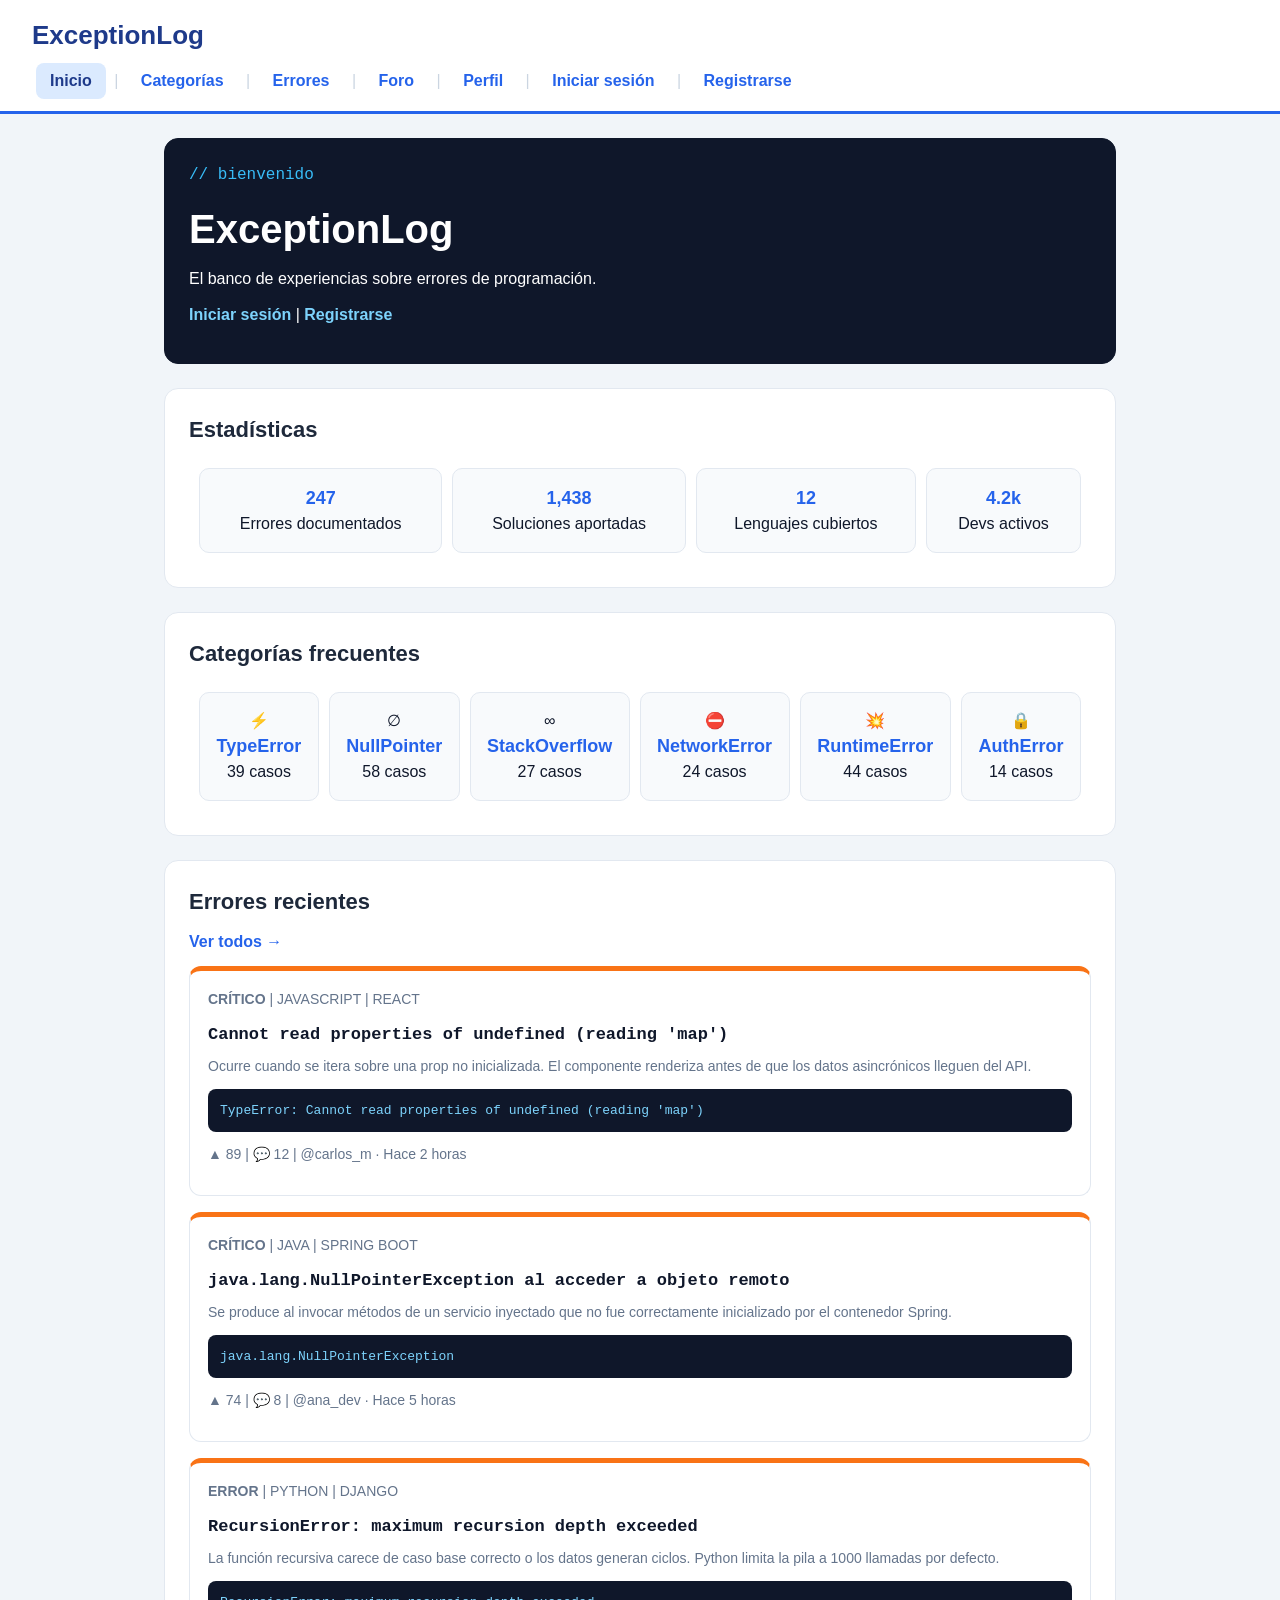
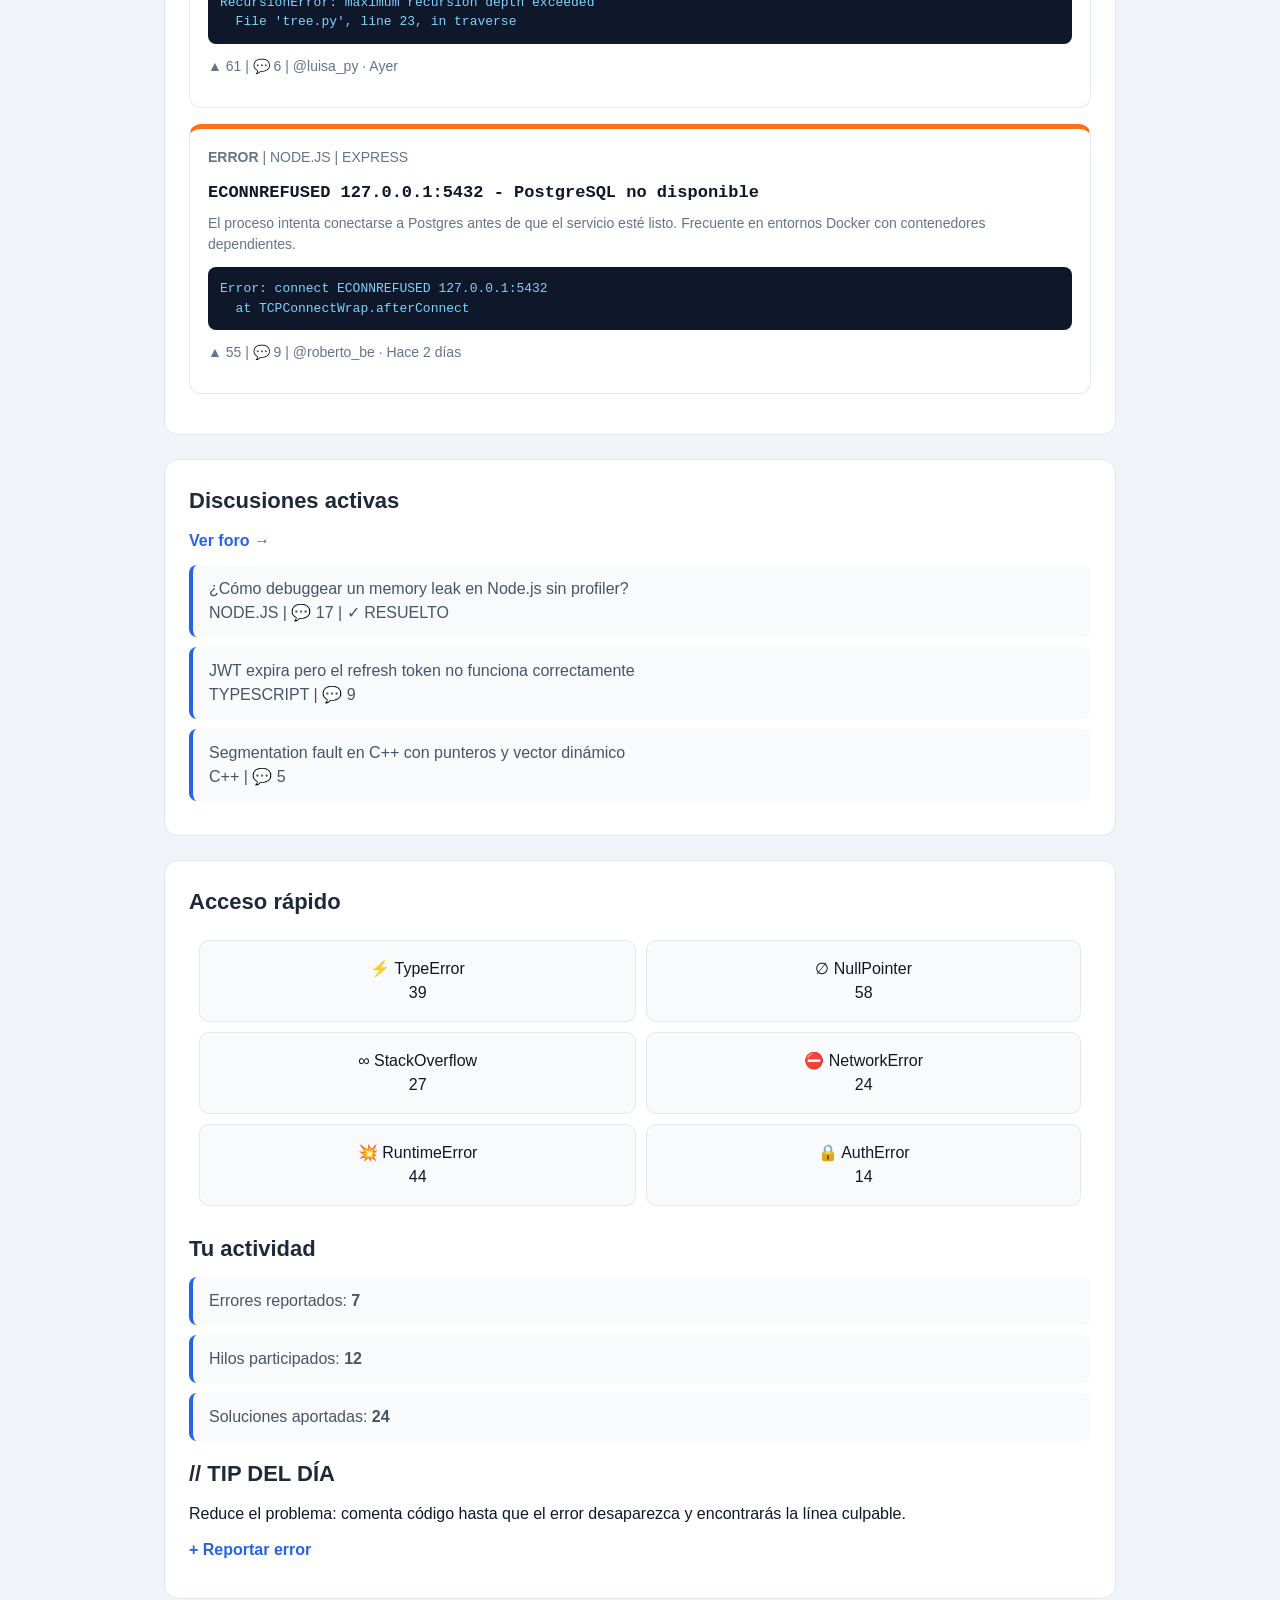
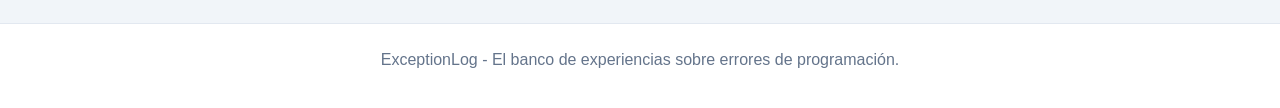
<file: index.html>
<!DOCTYPE html>
<html lang="es">
<head>
  <meta charset="UTF-8">
  <title>Inicio - ExceptionLog</title>
  <link rel="stylesheet" href="styles.css">
</head>
<body>

<header>
  <h2>ExceptionLog</h2>
  <nav>
    <a href="index.html">Inicio</a> |
    <a href="categorias.html">Categorías</a> |
    <a href="errores.html">Errores</a> |
    <a href="foro.html">Foro</a> |
    <a href="perfil.html">Perfil</a> |
    <a href="iniciar-sesion.html">Iniciar sesión</a> |
    <a href="registro.html">Registrarse</a>
  </nav>
  <hr>
</header>

<main>

  <section>
    <p>// bienvenido</p>
    <h1>ExceptionLog</h1>
    <p>El banco de experiencias sobre errores de programación.</p>
    <p><a href="iniciar-sesion.html">Iniciar sesión</a> | <a href="registro.html">Registrarse</a></p>
  </section>

  <hr>

  <section>
    <h2>Estadísticas</h2>
    <table border="1" cellpadding="10">
      <tr>
        <td><b>247</b><br>Errores documentados</td>
        <td><b>1,438</b><br>Soluciones aportadas</td>
        <td><b>12</b><br>Lenguajes cubiertos</td>
        <td><b>4.2k</b><br>Devs activos</td>
      </tr>
    </table>
  </section>

  <hr>

  <section>
    <h2>Categorías frecuentes</h2>
    <table border="1" cellpadding="10">
      <tr>
        <td>⚡ <b>TypeError</b><br>39 casos</td>
        <td>∅ <b>NullPointer</b><br>58 casos</td>
        <td>∞ <b>StackOverflow</b><br>27 casos</td>
        <td>⛔ <b>NetworkError</b><br>24 casos</td>
        <td>💥 <b>RuntimeError</b><br>44 casos</td>
        <td>🔒 <b>AuthError</b><br>14 casos</td>
      </tr>
    </table>
  </section>

  <hr>

  <section>
    <h2>Errores recientes</h2>
    <p><a href="errores.html">Ver todos →</a></p>

    <article>
      <p><b>CRÍTICO</b> | JAVASCRIPT | REACT</p>
      <h3>Cannot read properties of undefined (reading 'map')</h3>
      <p>Ocurre cuando se itera sobre una prop no inicializada. El componente renderiza antes de que los datos asincrónicos lleguen del API.</p>
      <pre>TypeError: Cannot read properties of undefined (reading 'map')</pre>
      <p>▲ 89 | 💬 12 | @carlos_m · Hace 2 horas</p>
    </article>
    <hr>

    <article>
      <p><b>CRÍTICO</b> | JAVA | SPRING BOOT</p>
      <h3>java.lang.NullPointerException al acceder a objeto remoto</h3>
      <p>Se produce al invocar métodos de un servicio inyectado que no fue correctamente inicializado por el contenedor Spring.</p>
      <pre>java.lang.NullPointerException</pre>
      <p>▲ 74 | 💬 8 | @ana_dev · Hace 5 horas</p>
    </article>
    <hr>

    <article>
      <p><b>ERROR</b> | PYTHON | DJANGO</p>
      <h3>RecursionError: maximum recursion depth exceeded</h3>
      <p>La función recursiva carece de caso base correcto o los datos generan ciclos. Python limita la pila a 1000 llamadas por defecto.</p>
      <pre>RecursionError: maximum recursion depth exceeded
  File 'tree.py', line 23, in traverse</pre>
      <p>▲ 61 | 💬 6 | @luisa_py · Ayer</p>
    </article>
    <hr>

    <article>
      <p><b>ERROR</b> | NODE.JS | EXPRESS</p>
      <h3>ECONNREFUSED 127.0.0.1:5432 - PostgreSQL no disponible</h3>
      <p>El proceso intenta conectarse a Postgres antes de que el servicio esté listo. Frecuente en entornos Docker con contenedores dependientes.</p>
      <pre>Error: connect ECONNREFUSED 127.0.0.1:5432
  at TCPConnectWrap.afterConnect</pre>
      <p>▲ 55 | 💬 9 | @roberto_be · Hace 2 días</p>
    </article>
  </section>

  <hr>

  <section>
    <h2>Discusiones activas</h2>
    <p><a href="foro.html">Ver foro →</a></p>
    <ul>
      <li>¿Cómo debuggear un memory leak en Node.js sin profiler?<br>NODE.JS | 💬 17 | ✓ RESUELTO</li>
      <li>JWT expira pero el refresh token no funciona correctamente<br>TYPESCRIPT | 💬 9</li>
      <li>Segmentation fault en C++ con punteros y vector dinámico<br>C++ | 💬 5</li>
    </ul>
  </section>

  <hr>

  <aside>
    <h2>Acceso rápido</h2>
    <table border="1" cellpadding="8">
      <tr><td>⚡ TypeError<br>39</td><td>∅ NullPointer<br>58</td></tr>
      <tr><td>∞ StackOverflow<br>27</td><td>⛔ NetworkError<br>24</td></tr>
      <tr><td>💥 RuntimeError<br>44</td><td>🔒 AuthError<br>14</td></tr>
    </table>

    <h2>Tu actividad</h2>
    <ul>
      <li>Errores reportados: <b>7</b></li>
      <li>Hilos participados: <b>12</b></li>
      <li>Soluciones aportadas: <b>24</b></li>
    </ul>

    <h2>// TIP DEL DÍA</h2>
    <p>Usa <code>console.trace()</code> para ver la pila de llamadas exacta en el momento del error.</p>

    <p><a href="errores.html"><b>+ Reportar error</b></a></p>
  </aside>

</main>

<footer>
  <hr>
  <p>ExceptionLog - El banco de experiencias sobre errores de programación.</p>
</footer>

<script src="script.js"></script>
</body>
</html>
</file>
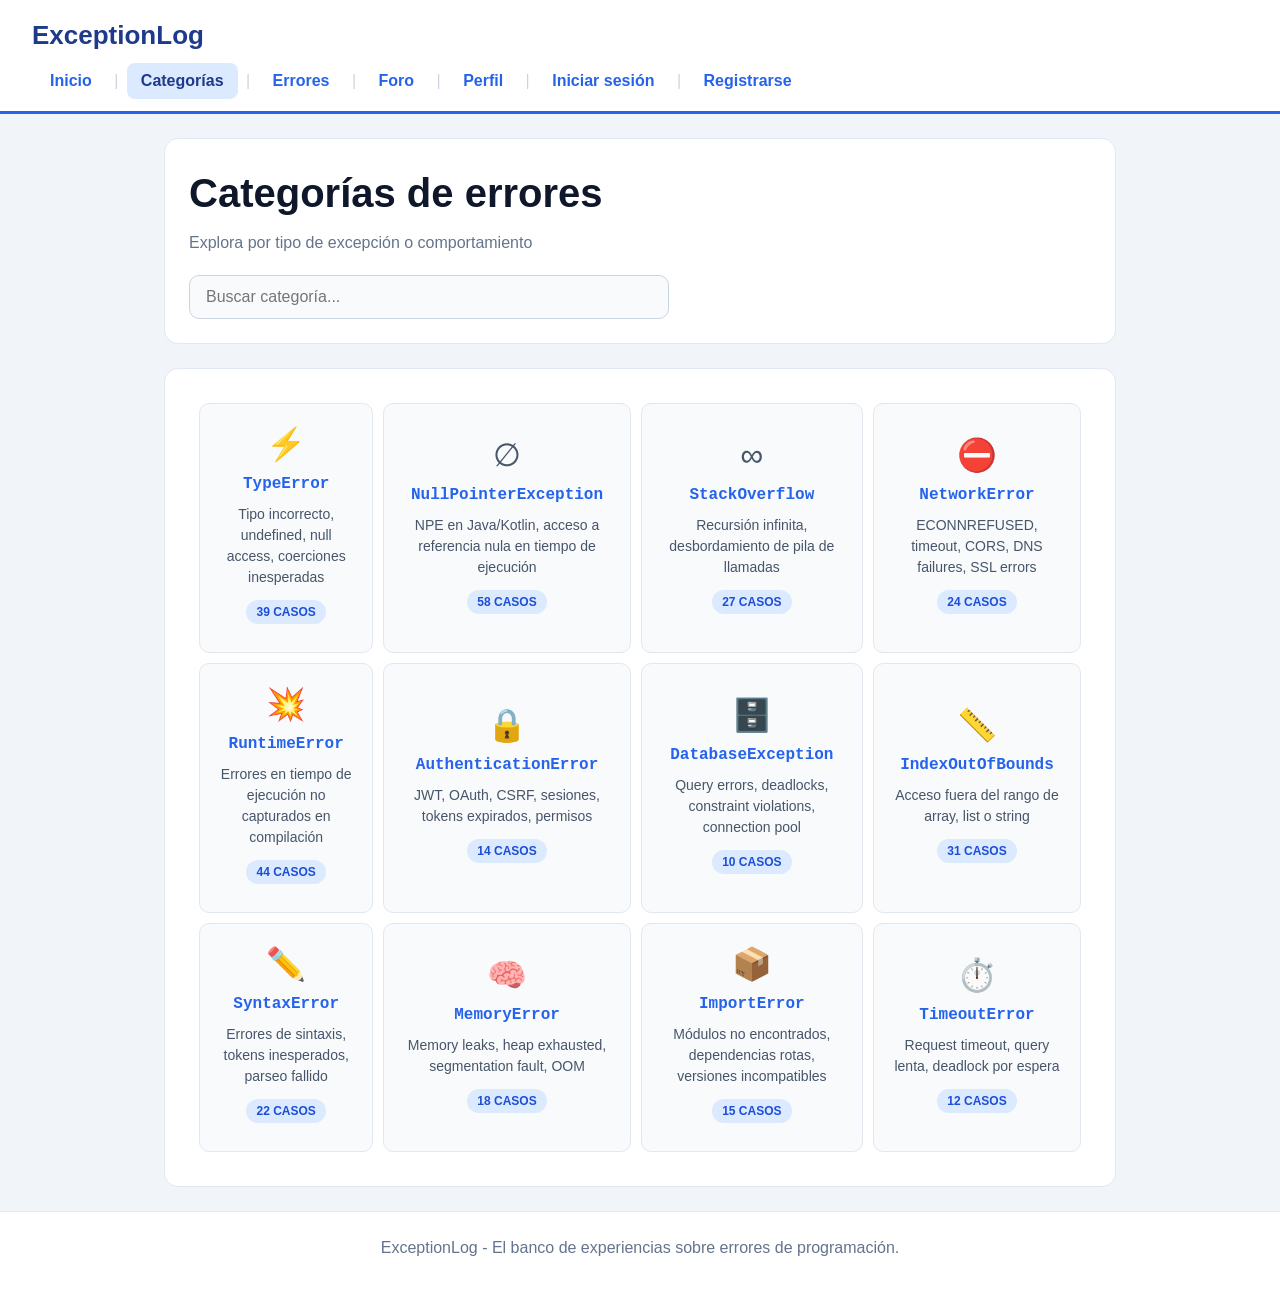
<file: categorias.html>
<!DOCTYPE html>
<html lang="es">
<head>
  <meta charset="UTF-8">
  <title>Categorías - ExceptionLog</title>
  <link rel="stylesheet" href="styles.css">
</head>
<body class="categorias">

<header>
  <h2>ExceptionLog</h2>
  <nav>
    <a href="index.html">Inicio</a> |
    <a href="categorias.html">Categorías</a> |
    <a href="errores.html">Errores</a> |
    <a href="foro.html">Foro</a> |
    <a href="perfil.html">Perfil</a> |
    <a href="iniciar-sesion.html">Iniciar sesión</a> |
    <a href="registro.html">Registrarse</a>
  </nav>
  <hr>
</header>

<main>

  <section>
    <h1>Categorías de errores</h1>
    <p>Explora por tipo de excepción o comportamiento</p>
    <input type="text" placeholder="Buscar categoría...">
  </section>

  <hr>

  <section>
    <table border="1" cellpadding="12">
      <tr>
        <td>
          <p>⚡</p>
          <h3>TypeError</h3>
          <p>Tipo incorrecto, undefined, null access, coerciones inesperadas</p>
          <p><b>39 CASOS</b></p>
        </td>
        <td>
          <p>∅</p>
          <h3>NullPointerException</h3>
          <p>NPE en Java/Kotlin, acceso a referencia nula en tiempo de ejecución</p>
          <p><b>58 CASOS</b></p>
        </td>
        <td>
          <p>∞</p>
          <h3>StackOverflow</h3>
          <p>Recursión infinita, desbordamiento de pila de llamadas</p>
          <p><b>27 CASOS</b></p>
        </td>
        <td>
          <p>⛔</p>
          <h3>NetworkError</h3>
          <p>ECONNREFUSED, timeout, CORS, DNS failures, SSL errors</p>
          <p><b>24 CASOS</b></p>
        </td>
      </tr>
      <tr>
        <td>
          <p>💥</p>
          <h3>RuntimeError</h3>
          <p>Errores en tiempo de ejecución no capturados en compilación</p>
          <p><b>44 CASOS</b></p>
        </td>
        <td>
          <p>🔒</p>
          <h3>AuthenticationError</h3>
          <p>JWT, OAuth, CSRF, sesiones, tokens expirados, permisos</p>
          <p><b>14 CASOS</b></p>
        </td>
        <td>
          <p>🗄️</p>
          <h3>DatabaseException</h3>
          <p>Query errors, deadlocks, constraint violations, connection pool</p>
          <p><b>10 CASOS</b></p>
        </td>
        <td>
          <p>📏</p>
          <h3>IndexOutOfBounds</h3>
          <p>Acceso fuera del rango de array, list o string</p>
          <p><b>31 CASOS</b></p>
        </td>
      </tr>
      <tr>
        <td>
          <p>✏️</p>
          <h3>SyntaxError</h3>
          <p>Errores de sintaxis, tokens inesperados, parseo fallido</p>
          <p><b>22 CASOS</b></p>
        </td>
        <td>
          <p>🧠</p>
          <h3>MemoryError</h3>
          <p>Memory leaks, heap exhausted, segmentation fault, OOM</p>
          <p><b>18 CASOS</b></p>
        </td>
        <td>
          <p>📦</p>
          <h3>ImportError</h3>
          <p>Módulos no encontrados, dependencias rotas, versiones incompatibles</p>
          <p><b>15 CASOS</b></p>
        </td>
        <td>
          <p>⏱️</p>
          <h3>TimeoutError</h3>
          <p>Request timeout, query lenta, deadlock por espera</p>
          <p><b>12 CASOS</b></p>
        </td>
      </tr>
    </table>
  </section>

</main>

<footer>
  <hr>
  <p>ExceptionLog - El banco de experiencias sobre errores de programación.</p>
</footer>

<script src="script.js"></script>
</body>
</html>
</file>
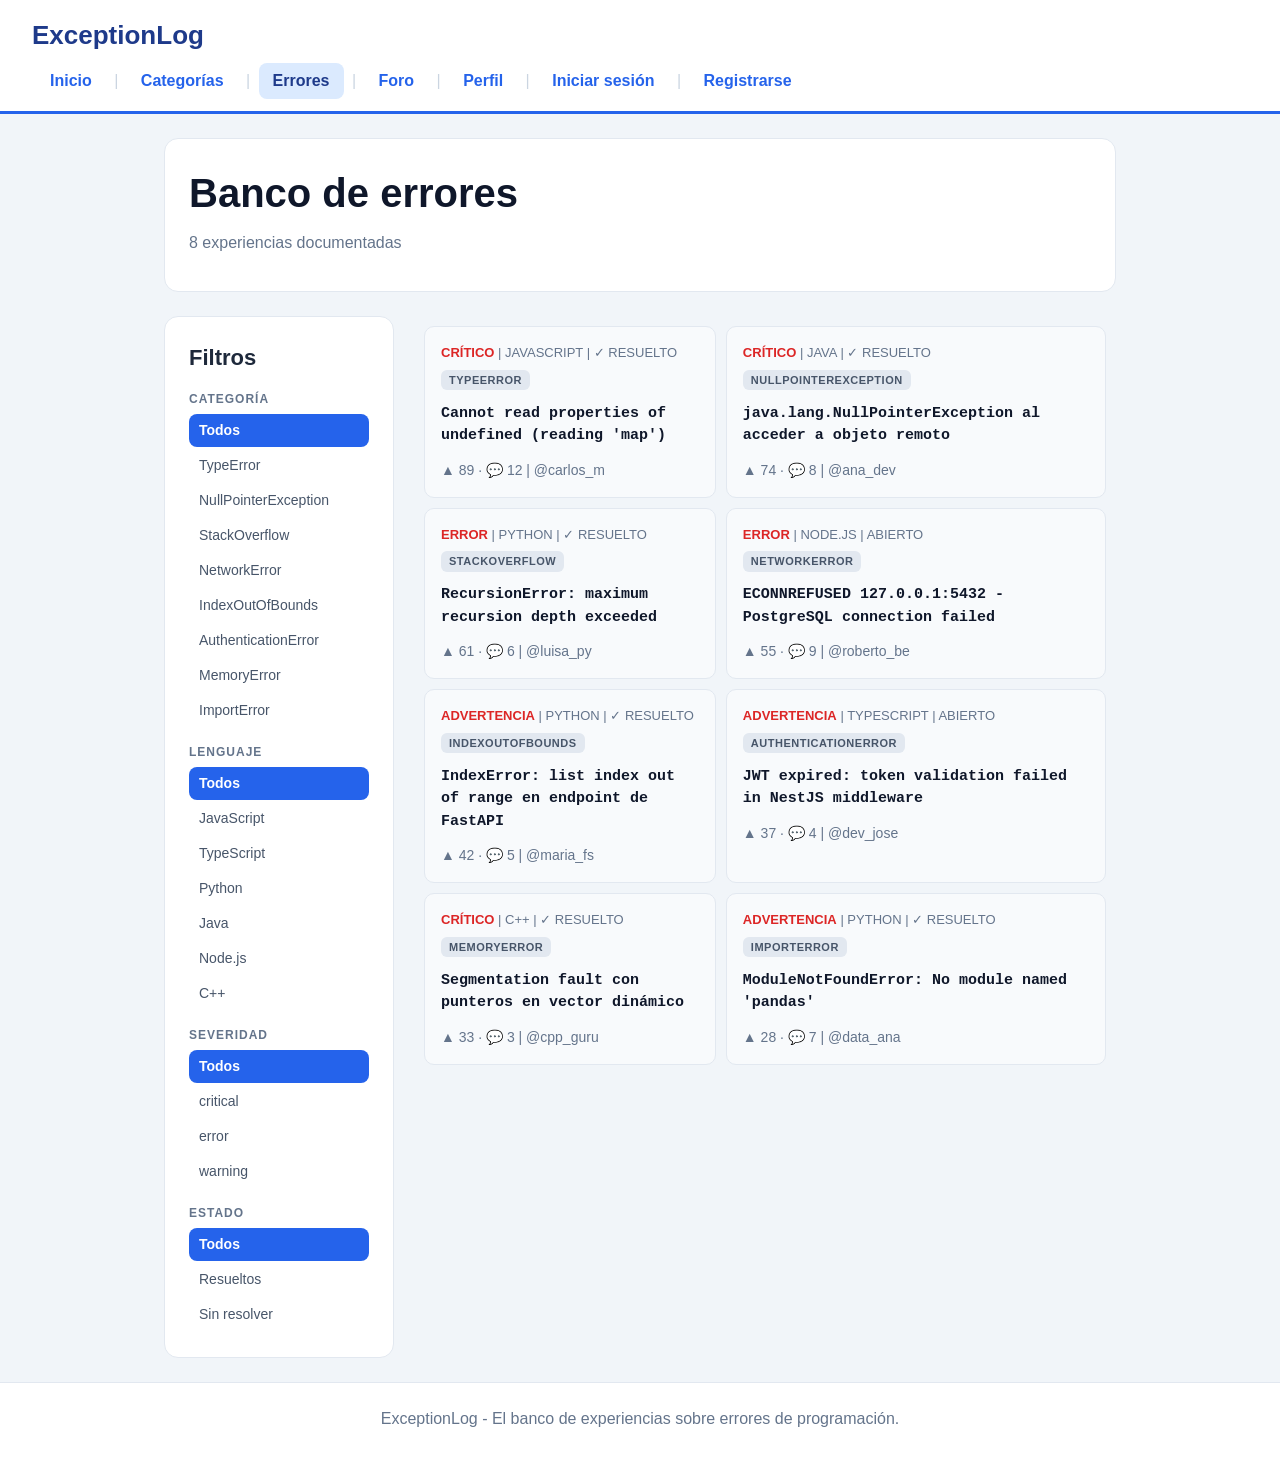
<file: errores.html>
<!DOCTYPE html>
<html lang="es">
<head>
  <meta charset="UTF-8">
  <title>Errores - ExceptionLog</title>
  <link rel="stylesheet" href="styles.css">
</head>
<body class="errores">

<header>
  <h2>ExceptionLog</h2>
  <nav>
    <a href="index.html">Inicio</a> |
    <a href="categorias.html">Categorías</a> |
    <a href="errores.html">Errores</a> |
    <a href="foro.html">Foro</a> |
    <a href="perfil.html">Perfil</a> |
    <a href="iniciar-sesion.html">Iniciar sesión</a> |
    <a href="registro.html">Registrarse</a>
  </nav>
  <hr>
</header>

<main>

  <section>
    <h1>Banco de errores</h1>
    <p>8 experiencias documentadas</p>
  </section>

  <hr>

  <table cellpadding="12">
    <tr>
      <td valign="top" width="250">
        <aside>
          <h2>Filtros</h2>
      <h3>CATEGORÍA</h3>
      <ul>
        <li>Todos</li>
        <li>TypeError</li>
        <li>NullPointerException</li>
        <li>StackOverflow</li>
        <li>NetworkError</li>
        <li>IndexOutOfBounds</li>
        <li>AuthenticationError</li>
        <li>MemoryError</li>
        <li>ImportError</li>
      </ul>
      <h3>LENGUAJE</h3>
      <ul>
        <li>Todos</li>
        <li>JavaScript</li>
        <li>TypeScript</li>
        <li>Python</li>
        <li>Java</li>
        <li>Node.js</li>
        <li>C++</li>
      </ul>
      <h3>SEVERIDAD</h3>
      <ul>
        <li>Todos</li>
        <li>critical</li>
        <li>error</li>
        <li>warning</li>
      </ul>
      <h3>ESTADO</h3>
      <ul>
        <li>Todos</li>
        <li>Resueltos</li>
        <li>Sin resolver</li>
      </ul>
        </aside>
      </td>
      <td valign="top">
        <section>
          <table border="1" cellpadding="12">
      <tr>
        <td valign="top">
          <p><b>CRÍTICO</b> | JAVASCRIPT | ✓ RESUELTO</p>
          <p><small>TYPEERROR</small></p>
          <h3>Cannot read properties of undefined (reading 'map')</h3>
          <p>▲ 89 · 💬 12 | @carlos_m</p>
        </td>
        <td valign="top">
          <p><b>CRÍTICO</b> | JAVA | ✓ RESUELTO</p>
          <p><small>NULLPOINTEREXCEPTION</small></p>
          <h3>java.lang.NullPointerException al acceder a objeto remoto</h3>
          <p>▲ 74 · 💬 8 | @ana_dev</p>
        </td>
      </tr>
      <tr>
        <td valign="top">
          <p><b>ERROR</b> | PYTHON | ✓ RESUELTO</p>
          <p><small>STACKOVERFLOW</small></p>
          <h3>RecursionError: maximum recursion depth exceeded</h3>
          <p>▲ 61 · 💬 6 | @luisa_py</p>
        </td>
        <td valign="top">
          <p><b>ERROR</b> | NODE.JS | ABIERTO</p>
          <p><small>NETWORKERROR</small></p>
          <h3>ECONNREFUSED 127.0.0.1:5432 - PostgreSQL connection failed</h3>
          <p>▲ 55 · 💬 9 | @roberto_be</p>
        </td>
      </tr>
      <tr>
        <td valign="top">
          <p><b>ADVERTENCIA</b> | PYTHON | ✓ RESUELTO</p>
          <p><small>INDEXOUTOFBOUNDS</small></p>
          <h3>IndexError: list index out of range en endpoint de FastAPI</h3>
          <p>▲ 42 · 💬 5 | @maria_fs</p>
        </td>
        <td valign="top">
          <p><b>ADVERTENCIA</b> | TYPESCRIPT | ABIERTO</p>
          <p><small>AUTHENTICATIONERROR</small></p>
          <h3>JWT expired: token validation failed in NestJS middleware</h3>
          <p>▲ 37 · 💬 4 | @dev_jose</p>
        </td>
      </tr>
      <tr>
        <td valign="top">
          <p><b>CRÍTICO</b> | C++ | ✓ RESUELTO</p>
          <p><small>MEMORYERROR</small></p>
          <h3>Segmentation fault con punteros en vector dinámico</h3>
          <p>▲ 33 · 💬 3 | @cpp_guru</p>
        </td>
        <td valign="top">
          <p><b>ADVERTENCIA</b> | PYTHON | ✓ RESUELTO</p>
          <p><small>IMPORTERROR</small></p>
          <h3>ModuleNotFoundError: No module named 'pandas'</h3>
          <p>▲ 28 · 💬 7 | @data_ana</p>
        </td>
      </tr>
          </table>
        </section>
      </td>
    </tr>
  </table>

</main>

<footer>
  <hr>
  <p>ExceptionLog - El banco de experiencias sobre errores de programación.</p>
</footer>

<script src="script.js"></script>
</body>
</html>
</file>
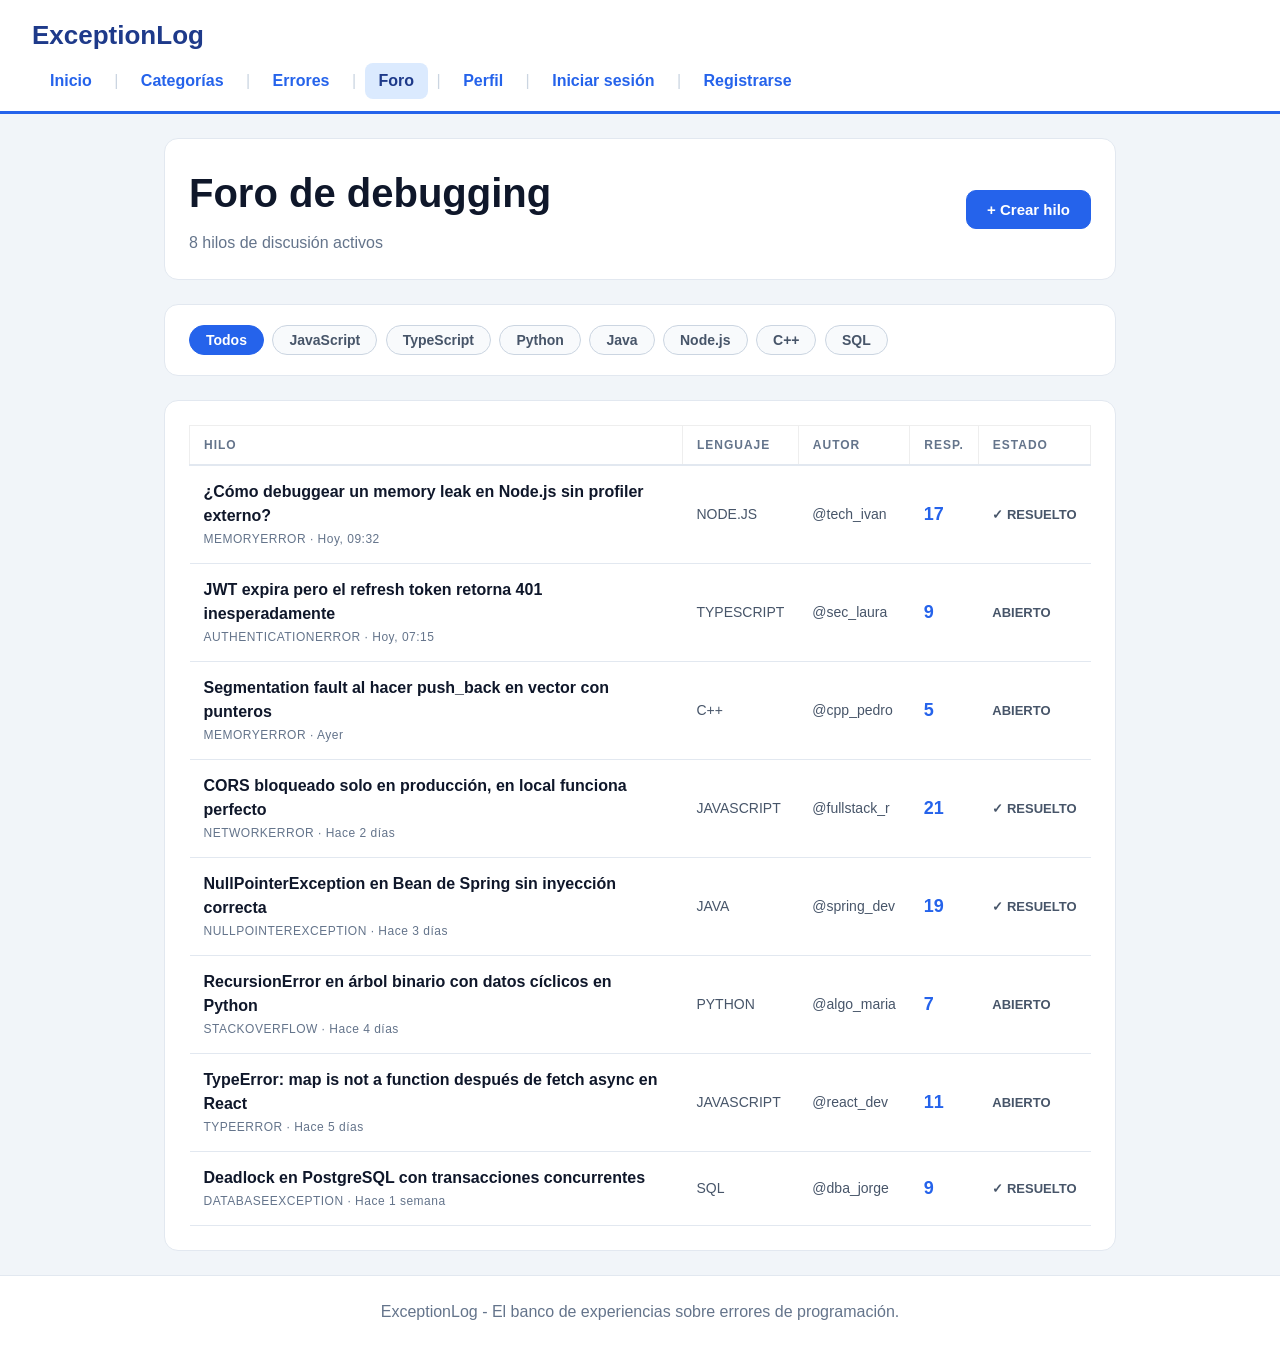
<file: foro.html>
<!DOCTYPE html>
<html lang="es">
<head>
  <meta charset="UTF-8">
  <title>Foro - ExceptionLog</title>
  <link rel="stylesheet" href="styles.css">
</head>
<body class="foro">

<header>
  <h2>ExceptionLog</h2>
  <nav>
    <a href="index.html">Inicio</a> |
    <a href="categorias.html">Categorías</a> |
    <a href="errores.html">Errores</a> |
    <a href="foro.html">Foro</a> |
    <a href="perfil.html">Perfil</a> |
    <a href="iniciar-sesion.html">Iniciar sesión</a> |
    <a href="registro.html">Registrarse</a>
  </nav>
  <hr>
</header>

<main>

  <section>
    <h1>Foro de debugging</h1>
    <p>8 hilos de discusión activos</p>
    <button>+ Crear hilo</button>
  </section>

  <hr>

  <section>
    <p><button>Todos</button> <button>JavaScript</button> <button>TypeScript</button> <button>Python</button> <button>Java</button> <button>Node.js</button> <button>C++</button> <button>SQL</button></p>
  </section>

  <section>
    <table border="1" cellpadding="10">
      <tr>
        <th>HILO</th>
        <th>LENGUAJE</th>
        <th>AUTOR</th>
        <th>RESP.</th>
        <th>ESTADO</th>
      </tr>
      <tr>
        <td><b>¿Cómo debuggear un memory leak en Node.js sin profiler externo?</b><br><small>MEMORYERROR · Hoy, 09:32</small></td>
        <td>NODE.JS</td>
        <td>@tech_ivan</td>
        <td align="center"><b>17</b></td>
        <td>✓ RESUELTO</td>
      </tr>
      <tr>
        <td><b>JWT expira pero el refresh token retorna 401 inesperadamente</b><br><small>AUTHENTICATIONERROR · Hoy, 07:15</small></td>
        <td>TYPESCRIPT</td>
        <td>@sec_laura</td>
        <td align="center"><b>9</b></td>
        <td>ABIERTO</td>
      </tr>
      <tr>
        <td><b>Segmentation fault al hacer push_back en vector con punteros</b><br><small>MEMORYERROR · Ayer</small></td>
        <td>C++</td>
        <td>@cpp_pedro</td>
        <td align="center"><b>5</b></td>
        <td>ABIERTO</td>
      </tr>
      <tr>
        <td><b>CORS bloqueado solo en producción, en local funciona perfecto</b><br><small>NETWORKERROR · Hace 2 días</small></td>
        <td>JAVASCRIPT</td>
        <td>@fullstack_r</td>
        <td align="center"><b>21</b></td>
        <td>✓ RESUELTO</td>
      </tr>
      <tr>
        <td><b>NullPointerException en Bean de Spring sin inyección correcta</b><br><small>NULLPOINTEREXCEPTION · Hace 3 días</small></td>
        <td>JAVA</td>
        <td>@spring_dev</td>
        <td align="center"><b>19</b></td>
        <td>✓ RESUELTO</td>
      </tr>
      <tr>
        <td><b>RecursionError en árbol binario con datos cíclicos en Python</b><br><small>STACKOVERFLOW · Hace 4 días</small></td>
        <td>PYTHON</td>
        <td>@algo_maria</td>
        <td align="center"><b>7</b></td>
        <td>ABIERTO</td>
      </tr>
      <tr>
        <td><b>TypeError: map is not a function después de fetch async en React</b><br><small>TYPEERROR · Hace 5 días</small></td>
        <td>JAVASCRIPT</td>
        <td>@react_dev</td>
        <td align="center"><b>11</b></td>
        <td>ABIERTO</td>
      </tr>
      <tr>
        <td><b>Deadlock en PostgreSQL con transacciones concurrentes</b><br><small>DATABASEEXCEPTION · Hace 1 semana</small></td>
        <td>SQL</td>
        <td>@dba_jorge</td>
        <td align="center"><b>9</b></td>
        <td>✓ RESUELTO</td>
      </tr>
    </table>
  </section>

</main>

<footer>
  <hr>
  <p>ExceptionLog - El banco de experiencias sobre errores de programación.</p>
</footer>

<script src="script.js"></script>
</body>
</html>
</file>
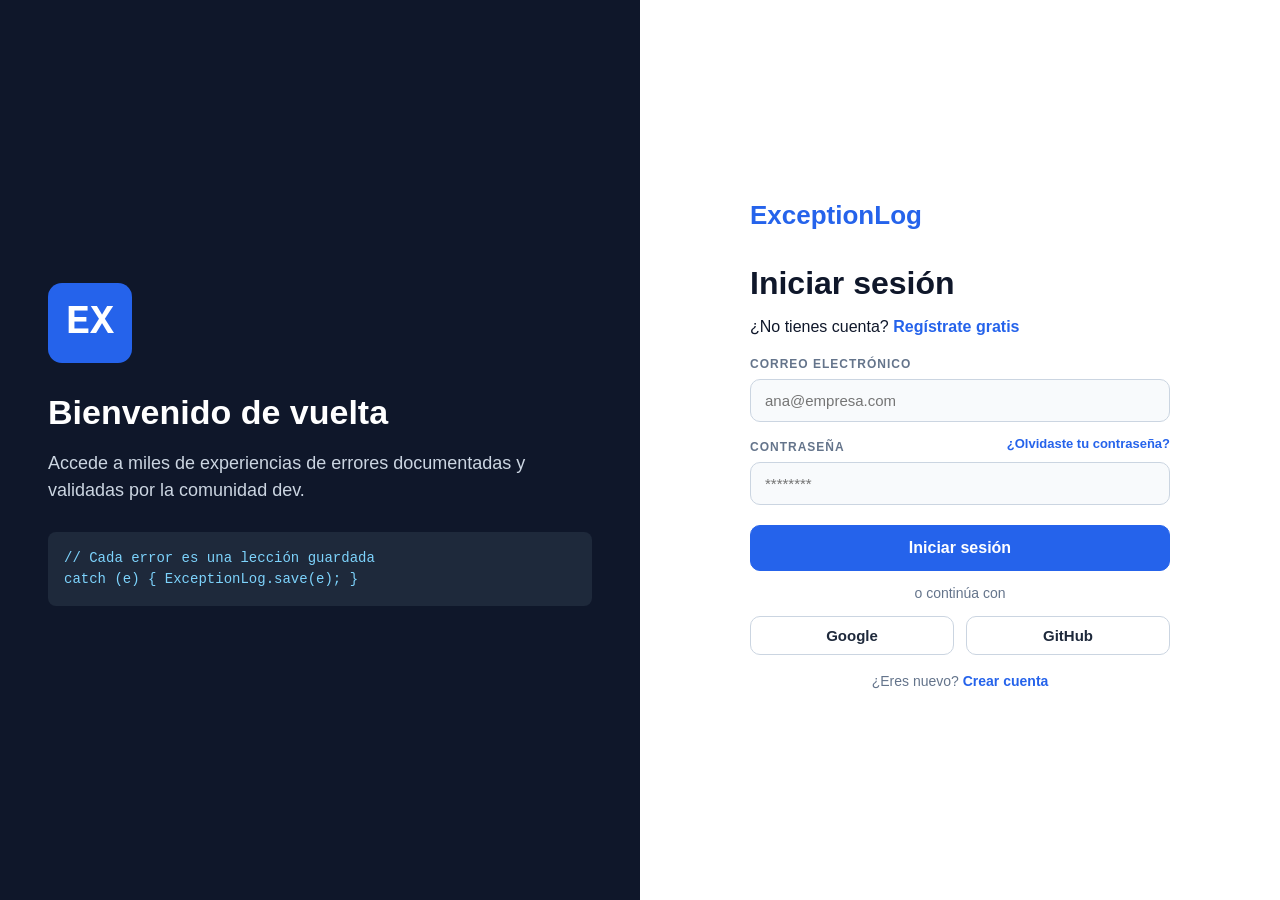
<file: iniciar-sesion.html>
<!DOCTYPE html>
<html lang="es">
<head>
  <meta charset="UTF-8">
  <title>Iniciar sesión - ExceptionLog</title>
  <link rel="stylesheet" href="styles.css">
</head>
<body class="iniciar-sesion">

<table width="100%" cellpadding="30">
  <tr>

    <td valign="top" width="50%">
      <section>
        <h1>EX</h1>
        <h2>Bienvenido de vuelta</h2>
        <p>Accede a miles de experiencias de errores documentadas y validadas por la comunidad dev.</p>
        <pre><code>// Cada error es una lección guardada
catch (e) { ExceptionLog.save(e); }</code></pre>
      </section>
    </td>

    <td valign="top" width="50%">
      <header>
        <h2><a href="index.html">ExceptionLog</a></h2>
      </header>
      <main>
        <h1>Iniciar sesión</h1>
        <p>¿No tienes cuenta? <a href="registro.html">Regístrate gratis</a></p>

        <form>
          <p>
            <label for="correo">CORREO ELECTRÓNICO</label><br>
            <input type="email" id="correo" name="correo" placeholder="ana@empresa.com">
          </p>
          <p>
            <label for="clave">CONTRASEÑA</label>
            <a href="#">¿Olvidaste tu contraseña?</a><br>
            <input type="password" id="clave" name="clave" placeholder="********">
          </p>
          <p><button type="submit">Iniciar sesión</button></p>
        </form>

        <p>o continúa con</p>
        <p>
          <button type="button">Google</button>
          <button type="button">GitHub</button>
        </p>

        <p>¿Eres nuevo? <a href="registro.html">Crear cuenta</a></p>
      </main>
    </td>

  </tr>
</table>

<script src="script.js"></script>
</body>
</html>
</file>
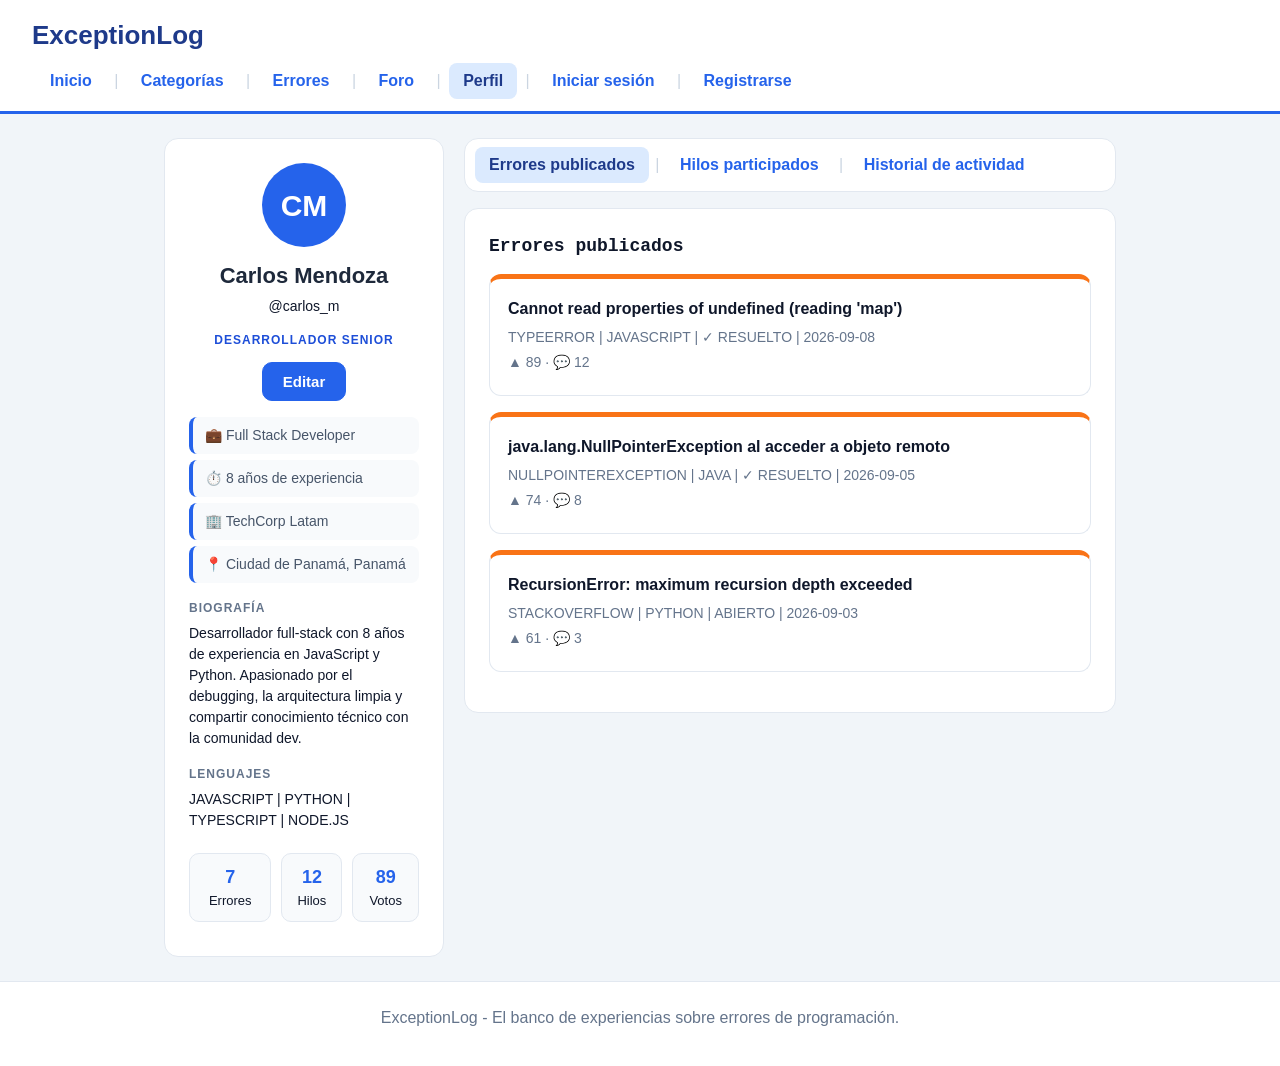
<file: perfil.html>
<!DOCTYPE html>
<html lang="es">
<head>
  <meta charset="UTF-8">
  <title>Perfil - ExceptionLog</title>
  <link rel="stylesheet" href="styles.css">
</head>
<body class="perfil">

<header>
  <h2>ExceptionLog</h2>
  <nav>
    <a href="index.html">Inicio</a> |
    <a href="categorias.html">Categorías</a> |
    <a href="errores.html">Errores</a> |
    <a href="foro.html">Foro</a> |
    <a href="perfil.html">Perfil</a> |
    <a href="iniciar-sesion.html">Iniciar sesión</a> |
    <a href="registro.html">Registrarse</a>
  </nav>
  <hr>
</header>

<main>

  <table cellpadding="12">
    <tr>

      <td valign="top" width="300">
        <aside>
          <h1>CM</h1>
          <h2>Carlos Mendoza</h2>
          <p>@carlos_m</p>
          <p><b>DESARROLLADOR SENIOR</b></p>
          <button>Editar</button>

          <ul>
            <li>💼 Full Stack Developer</li>
            <li>⏱️ 8 años de experiencia</li>
            <li>🏢 TechCorp Latam</li>
            <li>📍 Ciudad de Panamá, Panamá</li>
          </ul>

          <h3>BIOGRAFÍA</h3>
          <p>Desarrollador full-stack con 8 años de experiencia en JavaScript y Python. Apasionado por el debugging, la arquitectura limpia y compartir conocimiento técnico con la comunidad dev.</p>

          <h3>LENGUAJES</h3>
          <p>JAVASCRIPT | PYTHON | TYPESCRIPT | NODE.JS</p>

          <table border="1" cellpadding="8">
            <tr>
              <td align="center"><b>7</b><br>Errores</td>
              <td align="center"><b>12</b><br>Hilos</td>
              <td align="center"><b>89</b><br>Votos</td>
            </tr>
          </table>
        </aside>
      </td>

      <td valign="top">
        <nav>
          <a href="#errores-publicados">Errores publicados</a> |
          <a href="#hilos-participados">Hilos participados</a> |
          <a href="#historial">Historial de actividad</a>
        </nav>
        <hr>

        <section id="errores-publicados">
          <h3>Errores publicados</h3>
      <article>
        <h4>Cannot read properties of undefined (reading 'map')</h4>
        <p>TYPEERROR | JAVASCRIPT | ✓ RESUELTO | 2026-09-08</p>
        <p>▲ 89 · 💬 12</p>
      </article>
      <hr>
      <article>
        <h4>java.lang.NullPointerException al acceder a objeto remoto</h4>
        <p>NULLPOINTEREXCEPTION | JAVA | ✓ RESUELTO | 2026-09-05</p>
        <p>▲ 74 · 💬 8</p>
      </article>
      <hr>
      <article>
        <h4>RecursionError: maximum recursion depth exceeded</h4>
        <p>STACKOVERFLOW | PYTHON | ABIERTO | 2026-09-03</p>
        <p>▲ 61 · 💬 3</p>
      </article>
      <hr>
        </section>

        <section id="hilos-participados">
          <h3>Hilos participados</h3>
      <article>
        <h4>¿Cómo debuggear un memory leak en Node.js?</h4>
        <p>NODE.JS | ✓ RESUELTO | 💬 17 respuestas</p>
      </article>
      <hr>
      <article>
        <h4>JWT expira pero el refresh retorna 401 inesperado</h4>
        <p>TYPESCRIPT | 💬 9 respuestas</p>
      </article>
      <hr>
      <article>
        <h4>¿async/await vs Promises en proyectos grandes?</h4>
        <p>JAVASCRIPT | ✓ RESUELTO | 💬 23 respuestas</p>
      </article>
      <hr>
        </section>

        <section id="historial">
          <h3>Historial de actividad</h3>
          <ul>
        <li><b>Publicó un error:</b> <code>TypeError: Cannot read properties of undefined</code><br><small>Hoy, 09:14</small></li>
        <li><b>Aportó solución en:</b> <code>¿Cómo debuggear memory leak en Node.js?</code><br><small>Ayer, 16:40</small></li>
        <li><b>Guardó experiencia:</b> <code>ECONNREFUSED 127.0.0.1:5432 - PostgreSQL</code><br><small>Hace 3 días</small></li>
        <li><b>Votó en foro:</b> <code>JWT expira pero el refresh retorna 401</code><br><small>Hace 5 días</small></li>
        <li><b>Publicó un error:</b> <code>RecursionError: maximum recursion depth exceeded</code><br><small>Hace 1 semana</small></li>
          </ul>
        </section>
      </td>

    </tr>
  </table>

</main>

<footer>
  <hr>
  <p>ExceptionLog - El banco de experiencias sobre errores de programación.</p>
</footer>

<script src="script.js"></script>
</body>
</html>
</file>
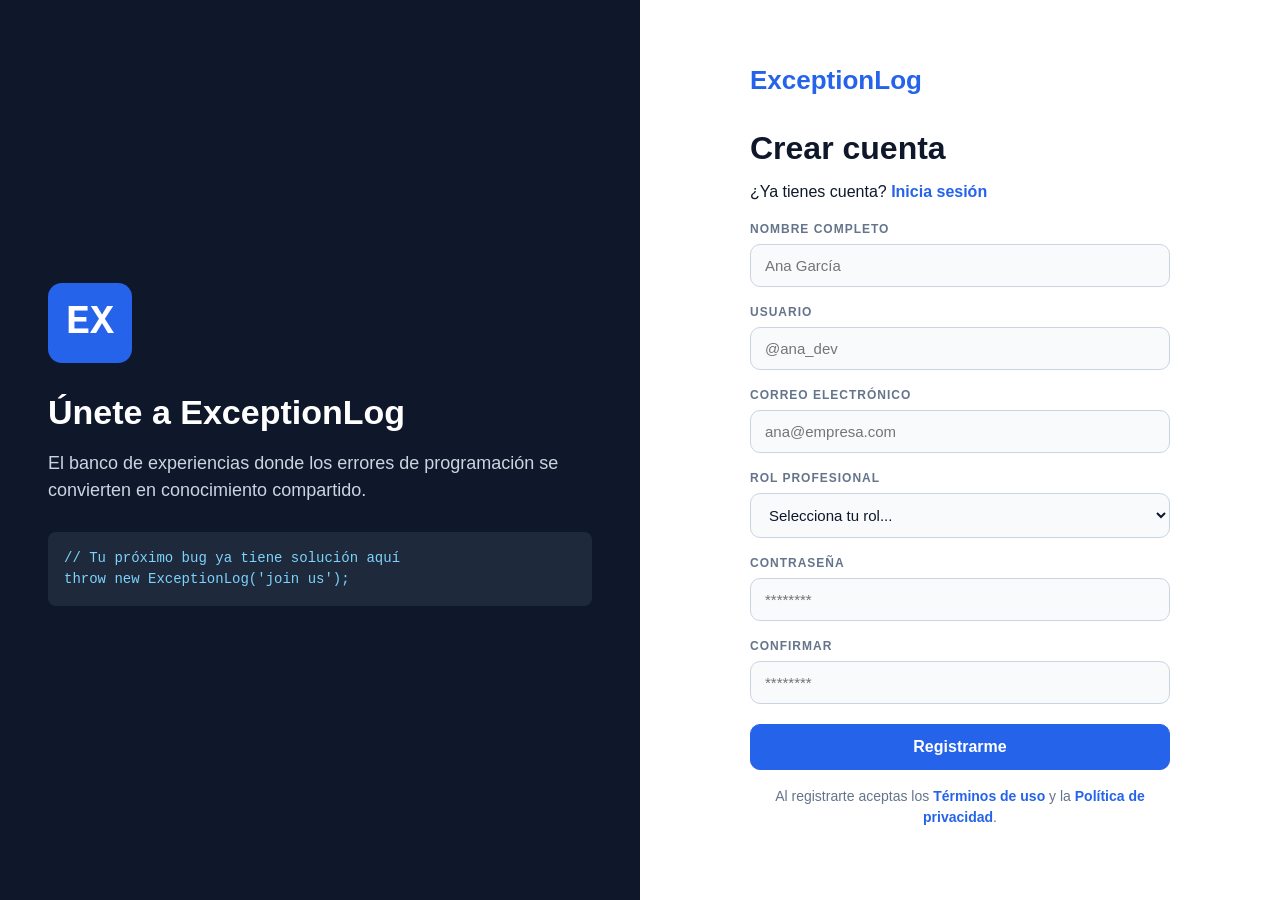
<file: registro.html>
<!DOCTYPE html>
<html lang="es">
<head>
  <meta charset="UTF-8">
  <title>Registrarse - ExceptionLog</title>
  <link rel="stylesheet" href="styles.css">
</head>
<body class="registro">

<table width="100%" cellpadding="30">
  <tr>

    <td valign="top" width="50%">
      <section>
        <h1>EX</h1>
        <h2>Únete a ExceptionLog</h2>
        <p>El banco de experiencias donde los errores de programación se convierten en conocimiento compartido.</p>
        <pre><code>// Tu próximo bug ya tiene solución aquí
throw new ExceptionLog('join us');</code></pre>
      </section>
    </td>

    <td valign="top" width="50%">
      <header>
        <h2><a href="index.html">ExceptionLog</a></h2>
      </header>
      <main>
        <h1>Crear cuenta</h1>
        <p>¿Ya tienes cuenta? <a href="iniciar-sesion.html">Inicia sesión</a></p>

        <form>
          <p>
            <label for="nombre">NOMBRE COMPLETO</label><br>
            <input type="text" id="nombre" name="nombre" placeholder="Ana García">
          </p>
          <p>
            <label for="usuario">USUARIO</label><br>
            <input type="text" id="usuario" name="usuario" placeholder="@ana_dev">
          </p>
          <p>
            <label for="correo">CORREO ELECTRÓNICO</label><br>
            <input type="email" id="correo" name="correo" placeholder="ana@empresa.com">
          </p>
          <p>
            <label for="rol">ROL PROFESIONAL</label><br>
            <select id="rol" name="rol">
              <option value="">Selecciona tu rol...</option>
              <option value="estudiante">Estudiante</option>
              <option value="junior">Desarrollador Junior</option>
              <option value="senior">Desarrollador Senior</option>
              <option value="otro">Otro</option>
            </select>
          </p>
          <p>
            <label for="clave">CONTRASEÑA</label><br>
            <input type="password" id="clave" name="clave" placeholder="********">
          </p>
          <p>
            <label for="confirmar">CONFIRMAR</label><br>
            <input type="password" id="confirmar" name="confirmar" placeholder="********">
          </p>
          <p><button type="submit">Registrarme</button></p>
        </form>

        <p>Al registrarte aceptas los <a href="#">Términos de uso</a> y la <a href="#">Política de privacidad</a>.</p>
      </main>
    </td>

  </tr>
</table>

<script src="script.js"></script>
</body>
</html>
</file>
<file: styles.css>
/* =====================================================
   ExceptionLog - Estilos de la página de inicio
   Incluye: tipografía, colores, márgenes, padding,
   bordes, hover y box model.
   ===================================================== */

/* ---------- BOX MODEL ----------
   border-box: el ancho incluye el padding y el borde. */
* {
  box-sizing: border-box;
}

/* ---------- TIPOGRAFÍA Y COLORES BASE ---------- */
body {
  margin: 0;
  font-family: "Segoe UI", Arial, sans-serif;
  font-size: 16px;
  line-height: 1.5;
  color: #0f172a;
  background-color: #f1f5f9;
}

h1 { font-size: 40px; margin: 0 0 8px 0; }
h2 { font-size: 22px; color: #1e293b; margin: 0 0 12px 0; }
h3 { font-family: "Courier New", monospace; font-size: 17px; margin: 0 0 8px 0; }
p  { margin: 0 0 12px 0; }
code, pre { font-family: "Courier New", monospace; }

/* ---------- ENLACES Y HOVER ---------- */
a {
  color: #2563eb;
  text-decoration: none;
  font-weight: 600;
}
a:hover {
  color: #1e40af;
  text-decoration: underline;
}

/* ---------- ENCABEZADO Y MENÚ ---------- */
header {
  padding: 16px 32px 0 32px;
  background-color: #ffffff;
  border-bottom: 3px solid #2563eb;
}
header h2 {
  margin-bottom: 8px;
  font-size: 26px;
  color: #1e3a8a;
}
nav {
  color: #cbd5e1;              /* color de las barras "|" entre enlaces */
  padding-bottom: 12px;
}
nav a {
  display: inline-block;
  margin: 0 4px;
  padding: 6px 14px;
  border-radius: 8px;
}
nav a:hover {
  background-color: #dbeafe;
  text-decoration: none;
}
header hr { display: none; }

/* ---------- CONTENIDO PRINCIPAL (márgenes) ---------- */
main {
  max-width: 1000px;
  margin: 24px auto;           /* margin auto: centra el contenido */
  padding: 0 24px;
}
section, aside {
  margin-bottom: 24px;
  padding: 24px;
  background-color: #ffffff;
  border: 1px solid #e2e8f0;
  border-radius: 14px;
}
main > hr { display: none; }

/* Primera sección: bienvenida con fondo oscuro */
main > section:first-of-type {
  color: #ffffff;
  background-color: #0f172a;
  border-color: #0f172a;
}
main > section:first-of-type p:first-child {
  color: #38bdf8;
  font-family: "Courier New", monospace;
}
main > section:first-of-type a { color: #7dd3fc; }
main > section:first-of-type a:hover { color: #ffffff; }

/* ---------- TABLAS (bordes + padding) ---------- */
table {
  width: 100%;
  border-collapse: separate;
  border-spacing: 10px;
  border: 0;
}
td {
  padding: 16px;
  text-align: center;
  background-color: #f8fafc;
  border: 1px solid #e2e8f0;
  border-radius: 10px;
}
td b { color: #2563eb; font-size: 18px; }
td:hover {
  background-color: #dbeafe;
  border-color: #2563eb;
}

/* ---------- TARJETAS DE ERRORES ---------- */
article {
  padding: 18px;
  margin-bottom: 16px;
  background-color: #ffffff;
  border: 1px solid #e2e8f0;
  border-top: 5px solid #f97316;
  border-radius: 12px;
}
article:hover {
  background-color: #f8fafc;
  border-color: #2563eb;
}
article p { color: #64748b; font-size: 14px; }
article hr, section hr { display: none; }

pre {
  margin: 0 0 12px 0;
  padding: 12px;
  overflow-x: auto;
  font-size: 13px;
  color: #7dd3fc;
  background-color: #0f172a;
  border-radius: 8px;
}

/* ---------- LISTAS ---------- */
ul {
  margin: 0;
  padding: 0;
  list-style: none;
}
li {
  margin-bottom: 10px;
  padding: 12px 16px;
  color: #475569;
  background-color: #f8fafc;
  border-left: 4px solid #2563eb;
  border-radius: 8px;
}
li:hover { background-color: #dbeafe; }

/* ---------- ACCESO RÁPIDO / TIP ---------- */
aside h2 { margin-top: 16px; }
aside h2:first-child { margin-top: 0; }
aside code { color: #b45309; background-color: #fef3c7; padding: 2px 6px; border-radius: 4px; }

/* ---------- PIE DE PÁGINA ---------- */
footer {
  padding: 24px;
  text-align: center;
  color: #64748b;
  background-color: #ffffff;
  border-top: 1px solid #e2e8f0;
}
footer hr { display: none; }


/* =====================================================
   PÁGINAS 2 y 3: CATEGORÍAS y ERRORES
   Cada página tiene una clase en <body> (categorias / errores)
   para que estas reglas NO cambien la página de Inicio.
   ===================================================== */

/* ---------- Título de la página (sección blanca, no oscura) ---------- */
body.categorias main > section:first-of-type,
body.errores main > section:first-of-type {
  color: #0f172a;
  background-color: #ffffff;
  border-color: #e2e8f0;
}
body.categorias main > section:first-of-type p,
body.errores main > section:first-of-type p {
  color: #64748b;
}

/* ---------- Buscador ---------- */
input[type="text"] {
  width: 100%;
  max-width: 480px;
  margin-top: 8px;
  padding: 12px 16px;
  font-size: 16px;
  border: 1px solid #cbd5e1;
  border-radius: 10px;
  background-color: #f8fafc;
}
input[type="text"]:focus {
  outline: none;
  border-color: #2563eb;
  background-color: #ffffff;
}

/* ---------- CATEGORÍAS: tarjetas ---------- */
body.categorias td p:first-child {
  margin-bottom: 4px;
  font-size: 32px;            /* el emoji */
}
body.categorias td h3 {
  color: #2563eb;
  font-size: 16px;
}
body.categorias td p {
  color: #475569;
  font-size: 14px;
}
body.categorias td p b {
  display: inline-block;
  padding: 3px 10px;
  font-size: 12px;
  color: #1d4ed8;
  background-color: #dbeafe;
  border-radius: 999px;
}

/* ---------- ERRORES: tabla de maquetación (filtros | lista) ---------- */
body.errores main > table {
  border-spacing: 0;
  margin-bottom: 24px;
}
body.errores main > table > tbody > tr > td {
  padding: 0;
  text-align: left;
  vertical-align: top;
  background: none;
  border: 0;
}
body.errores main > table > tbody > tr > td:first-child {
  padding-right: 20px;
}
body.errores td > section {
  margin: 0;
  padding: 0;
  background: none;
  border: 0;
}

/* ---------- ERRORES: panel de filtros ---------- */
body.errores aside {
  margin-bottom: 0;
}
body.errores aside h3 {
  margin: 16px 0 6px 0;
  font-family: "Segoe UI", Arial, sans-serif;
  font-size: 12px;
  letter-spacing: 1px;
  color: #64748b;
}
body.errores aside li {
  margin-bottom: 2px;
  padding: 6px 10px;
  font-size: 14px;
  background: none;
  border-left: 0;
  cursor: pointer;
}
body.errores aside li:first-child {
  color: #ffffff;
  font-weight: 600;
  background-color: #2563eb;
}

/* ---------- ERRORES: tarjetas de la lista ---------- */
body.errores td section table td {
  text-align: left;
}
body.errores td section table td p:first-child {
  margin-bottom: 4px;
  font-size: 13px;
  color: #64748b;
}
body.errores td section table td p:first-child b {
  font-size: 13px;
  color: #dc2626;
}
body.errores td section table td small {
  display: inline-block;
  padding: 2px 8px;
  font-size: 11px;
  font-weight: 600;
  letter-spacing: 0.5px;
  color: #475569;
  background-color: #e2e8f0;
  border-radius: 6px;
}
body.errores td section table td h3 {
  margin: 8px 0 12px 0;
  font-size: 15px;
}
body.errores td section table td p:last-child {
  margin: 0;
  font-size: 14px;
  color: #64748b;
}


/* =====================================================
   PÁGINAS 4 a 7: FORO, PERFIL, INICIAR SESIÓN, REGISTRO
   Cada página usa su propia clase en <body>.
   ===================================================== */

/* ---------- BOTONES (todas las páginas) ---------- */
button {
  padding: 10px 20px;
  font-family: inherit;
  font-size: 15px;
  font-weight: 600;
  color: #ffffff;
  background-color: #2563eb;
  border: 1px solid #2563eb;
  border-radius: 10px;
  cursor: pointer;
}
button:hover {
  background-color: #1e40af;
  border-color: #1e40af;
}

/* ---------- Quitar las líneas <hr> dentro de las celdas ---------- */
td hr { display: none; }


/* =====================================================
   FORO
   ===================================================== */

/* Título (blanco, con el botón a la derecha) */
body.foro main > section:first-of-type {
  display: grid;
  grid-template-columns: 1fr auto;
  align-items: center;
  color: #0f172a;
  background-color: #ffffff;
  border-color: #e2e8f0;
}
body.foro main > section:first-of-type p {
  color: #64748b;
  margin-bottom: 0;
}
body.foro main > section:first-of-type button {
  grid-column: 2;
  grid-row: 1 / span 2;
}

/* Filtros de lenguaje (botones tipo píldora) */
body.foro main > section:nth-of-type(2) {
  padding: 16px 24px;
}
body.foro main > section:nth-of-type(2) p {
  margin: 0;
}
body.foro main > section:nth-of-type(2) button {
  margin: 4px 4px 4px 0;
  padding: 6px 16px;
  font-size: 14px;
  color: #475569;
  background-color: #f8fafc;
  border: 1px solid #cbd5e1;
  border-radius: 999px;
}
body.foro main > section:nth-of-type(2) button:hover {
  color: #1d4ed8;
  background-color: #dbeafe;
  border-color: #2563eb;
}
body.foro main > section:nth-of-type(2) button:first-child {
  color: #ffffff;
  background-color: #2563eb;
  border-color: #2563eb;
}

/* Tabla de hilos (filas en lugar de tarjetas) */
body.foro table {
  border-collapse: collapse;
  border-spacing: 0;
}
body.foro th {
  padding: 10px 14px;
  font-size: 12px;
  letter-spacing: 1px;
  text-align: left;
  color: #64748b;
  border-bottom: 2px solid #e2e8f0;
}
body.foro td {
  padding: 14px;
  text-align: left;
  font-size: 14px;
  color: #475569;
  background: none;
  border: 0;
  border-bottom: 1px solid #e2e8f0;
  border-radius: 0;
}
body.foro tr:hover td {
  background-color: #f1f5f9;
}
body.foro td:first-child b {
  font-size: 16px;
  color: #0f172a;
}
body.foro td small {
  font-size: 12px;
  letter-spacing: 0.5px;
  color: #64748b;
}
body.foro td:last-child {
  font-size: 13px;
  font-weight: 600;
}


/* =====================================================
   PERFIL
   ===================================================== */

/* Tabla de maquetación (perfil | contenido) */
body.perfil main > table {
  border-spacing: 0;
  margin-bottom: 24px;
}
body.perfil main > table > tbody > tr > td {
  padding: 0;
  text-align: left;
  vertical-align: top;
  background: none;
  border: 0;
}
body.perfil main > table > tbody > tr > td:first-child {
  padding-right: 20px;
}

/* Tarjeta del usuario */
body.perfil aside {
  margin-bottom: 0;
  text-align: center;
}
body.perfil aside h1 {
  display: flex;
  align-items: center;
  justify-content: center;
  width: 84px;
  height: 84px;
  margin: 0 auto 12px auto;
  font-size: 30px;
  color: #ffffff;
  background-color: #2563eb;
  border-radius: 50%;
}
body.perfil aside h2 {
  margin: 0 0 4px 0;
}
body.perfil aside p b {
  font-size: 12px;
  letter-spacing: 1px;
  color: #1d4ed8;
}
body.perfil aside h3 {
  margin: 16px 0 6px 0;
  font-family: "Segoe UI", Arial, sans-serif;
  font-size: 12px;
  letter-spacing: 1px;
  text-align: left;
  color: #64748b;
}
body.perfil aside p {
  font-size: 14px;
}
body.perfil aside h3 + p {
  text-align: left;
}
body.perfil aside ul {
  margin: 16px 0;
  text-align: left;
}
body.perfil aside li {
  margin-bottom: 6px;
  padding: 8px 12px;
  font-size: 14px;
}
body.perfil aside table {
  margin: 0 -10px;
  width: calc(100% + 20px);
}
body.perfil aside table td {
  padding: 10px 4px;
  font-size: 13px;
}

/* Pestañas (menú interno) */
body.perfil td > nav {
  margin-bottom: 16px;
  padding: 8px;
  background-color: #ffffff;
  border: 1px solid #e2e8f0;
  border-radius: 14px;
}
body.perfil td > nav a {
  margin: 0 2px;
}

/* Secciones: errores, hilos e historial */
body.perfil td > section h3 {
  margin-bottom: 14px;
  font-size: 18px;
}
body.perfil article h4 {
  margin: 0 0 6px 0;
  font-size: 16px;
}
body.perfil article p {
  margin-bottom: 4px;
}
body.perfil li code {
  padding: 2px 6px;
  font-size: 13px;
  color: #b45309;
  background-color: #fef3c7;
  border-radius: 4px;
}
body.perfil li small {
  color: #64748b;
}


/* =====================================================
   INICIAR SESIÓN y REGISTRO (pantalla dividida)
   ===================================================== */

body.iniciar-sesion > table,
body.registro > table {
  width: 100%;
  height: 100vh;
  border-spacing: 0;
}
body.iniciar-sesion > table > tbody > tr > td,
body.registro > table > tbody > tr > td {
  padding: 48px;
  text-align: left;
  border: 0;
  border-radius: 0;
}

/* Mitad izquierda: panel oscuro de bienvenida */
body.iniciar-sesion > table > tbody > tr > td:first-child,
body.registro > table > tbody > tr > td:first-child {
  vertical-align: middle;
  color: #ffffff;
  background-color: #0f172a;
}
body.iniciar-sesion td section,
body.registro td section {
  margin: 0;
  padding: 0;
  background: none;
  border: 0;
}
body.iniciar-sesion td section h1,
body.registro td section h1 {
  display: inline-block;
  margin-bottom: 24px;
  padding: 10px 18px;
  font-family: "Courier New", monospace;
  font-size: 40px;
  color: #ffffff;
  background-color: #2563eb;
  border-radius: 14px;
}
body.iniciar-sesion td section h2,
body.registro td section h2 {
  font-size: 34px;
  color: #ffffff;
}
body.iniciar-sesion td section p,
body.registro td section p {
  font-size: 18px;
  color: #cbd5e1;
}
body.iniciar-sesion td section pre,
body.registro td section pre {
  margin-top: 28px;
  padding: 16px;
  font-size: 14px;
  color: #7dd3fc;
  background-color: #1e293b;
}

/* Mitad derecha: formulario */
body.iniciar-sesion > table > tbody > tr > td:last-child,
body.registro > table > tbody > tr > td:last-child {
  vertical-align: middle;
  background-color: #ffffff;
}
body.iniciar-sesion td header,
body.registro td header {
  max-width: 420px;
  margin: 0 auto 24px auto;
  padding: 0;
  border: 0;
}
body.iniciar-sesion td header h2,
body.registro td header h2 {
  margin: 0;
}
body.iniciar-sesion td main,
body.registro td main {
  max-width: 420px;
  margin: 0 auto;
  padding: 0;
}
body.iniciar-sesion td main h1,
body.registro td main h1 {
  font-size: 32px;
}

/* Campos del formulario */
form label {
  display: inline-block;
  margin-bottom: 6px;
  font-size: 12px;
  font-weight: 600;
  letter-spacing: 1px;
  color: #64748b;
}
form br {
  display: none;
}
body.iniciar-sesion form input,
body.registro form input,
body.registro form select {
  display: block;
  width: 100%;
  max-width: none;
  margin: 0;
  padding: 12px 14px;
  font-family: inherit;
  font-size: 15px;
  color: #0f172a;
  background-color: #f8fafc;
  border: 1px solid #cbd5e1;
  border-radius: 10px;
}
body.iniciar-sesion form input:focus,
body.registro form input:focus,
body.registro form select:focus {
  outline: none;
  background-color: #ffffff;
  border-color: #2563eb;
}
form button[type="submit"] {
  width: 100%;
  padding: 13px;
  font-size: 16px;
  margin-top: 8px;
}

/* "¿Olvidaste tu contraseña?" a la derecha */
body.iniciar-sesion form p a {
  float: right;
  font-size: 13px;
}

/* Botones Google / GitHub */
body.iniciar-sesion td main > p:nth-of-type(2) {
  text-align: center;
  color: #64748b;
  font-size: 14px;
}
body.iniciar-sesion td main p:has(> button[type="button"]) {
  display: flex;
  gap: 12px;
}
body.iniciar-sesion button[type="button"] {
  flex: 1;
  color: #1e293b;
  background-color: #ffffff;
  border: 1px solid #cbd5e1;
}
body.iniciar-sesion button[type="button"]:hover {
  background-color: #dbeafe;
  border-color: #2563eb;
}
body.iniciar-sesion td main > p:last-child,
body.registro td main > p:last-child {
  margin-top: 16px;
  font-size: 14px;
  text-align: center;
  color: #64748b;
}

/* ---------- Ajustes finales ---------- */
body.foro td:last-child {
  white-space: nowrap;
}
body.perfil li b {
  font-size: 15px;
  color: #0f172a;
}


/* =====================================================
   JAVASCRIPT: estilos de lo que el script agrega o cambia
   ===================================================== */

/* ---------- Página actual en el menú y pestaña activa del perfil ---------- */
nav a.activo {
  color: #1e3a8a;
  background-color: #dbeafe;
}

/* ---------- Mensajes de los formularios (error / éxito / info) ---------- */
.mensaje {
  display: none;
  margin: 12px 0;
  padding: 10px 14px;
  font-size: 14px;
  font-weight: 600;
  border-radius: 10px;
}
.mensaje.error {
  display: block;
  color: #b91c1c;
  background-color: #fee2e2;
  border: 1px solid #fecaca;
}
.mensaje.exito {
  display: block;
  color: #166534;
  background-color: #dcfce7;
  border: 1px solid #bbf7d0;
}
.mensaje.info {
  display: block;
  color: #1e40af;
  background-color: #dbeafe;
  border: 1px solid #bfdbfe;
}

/* ---------- Categorías: tarjetas clicables y aviso sin resultados ---------- */
body.categorias td {
  cursor: pointer;
}
.sin-resultados {
  margin: 8px 0 0 0;
  text-align: center;
  color: #64748b;
}

/* ---------- Errores: el filtro elegido se marca con la clase "seleccionado" ---------- */
body.errores aside li.seleccionado {
  color: #ffffff;
  font-weight: 600;
  background-color: #2563eb;
}
body.errores aside li:first-child:not(.seleccionado) {
  color: #475569;
  font-weight: normal;
  background: none;
}
body.errores aside li:not(.seleccionado):hover {
  background-color: #dbeafe;
}

/* ---------- Foro: el botón de lenguaje elegido se marca con la clase "activo" ---------- */
body.foro main > section:nth-of-type(2) button.activo {
  color: #ffffff;
  background-color: #2563eb;
  border-color: #2563eb;
}
body.foro main > section:nth-of-type(2) button:first-child:not(.activo) {
  color: #475569;
  background-color: #f8fafc;
  border-color: #cbd5e1;
}
</file>
